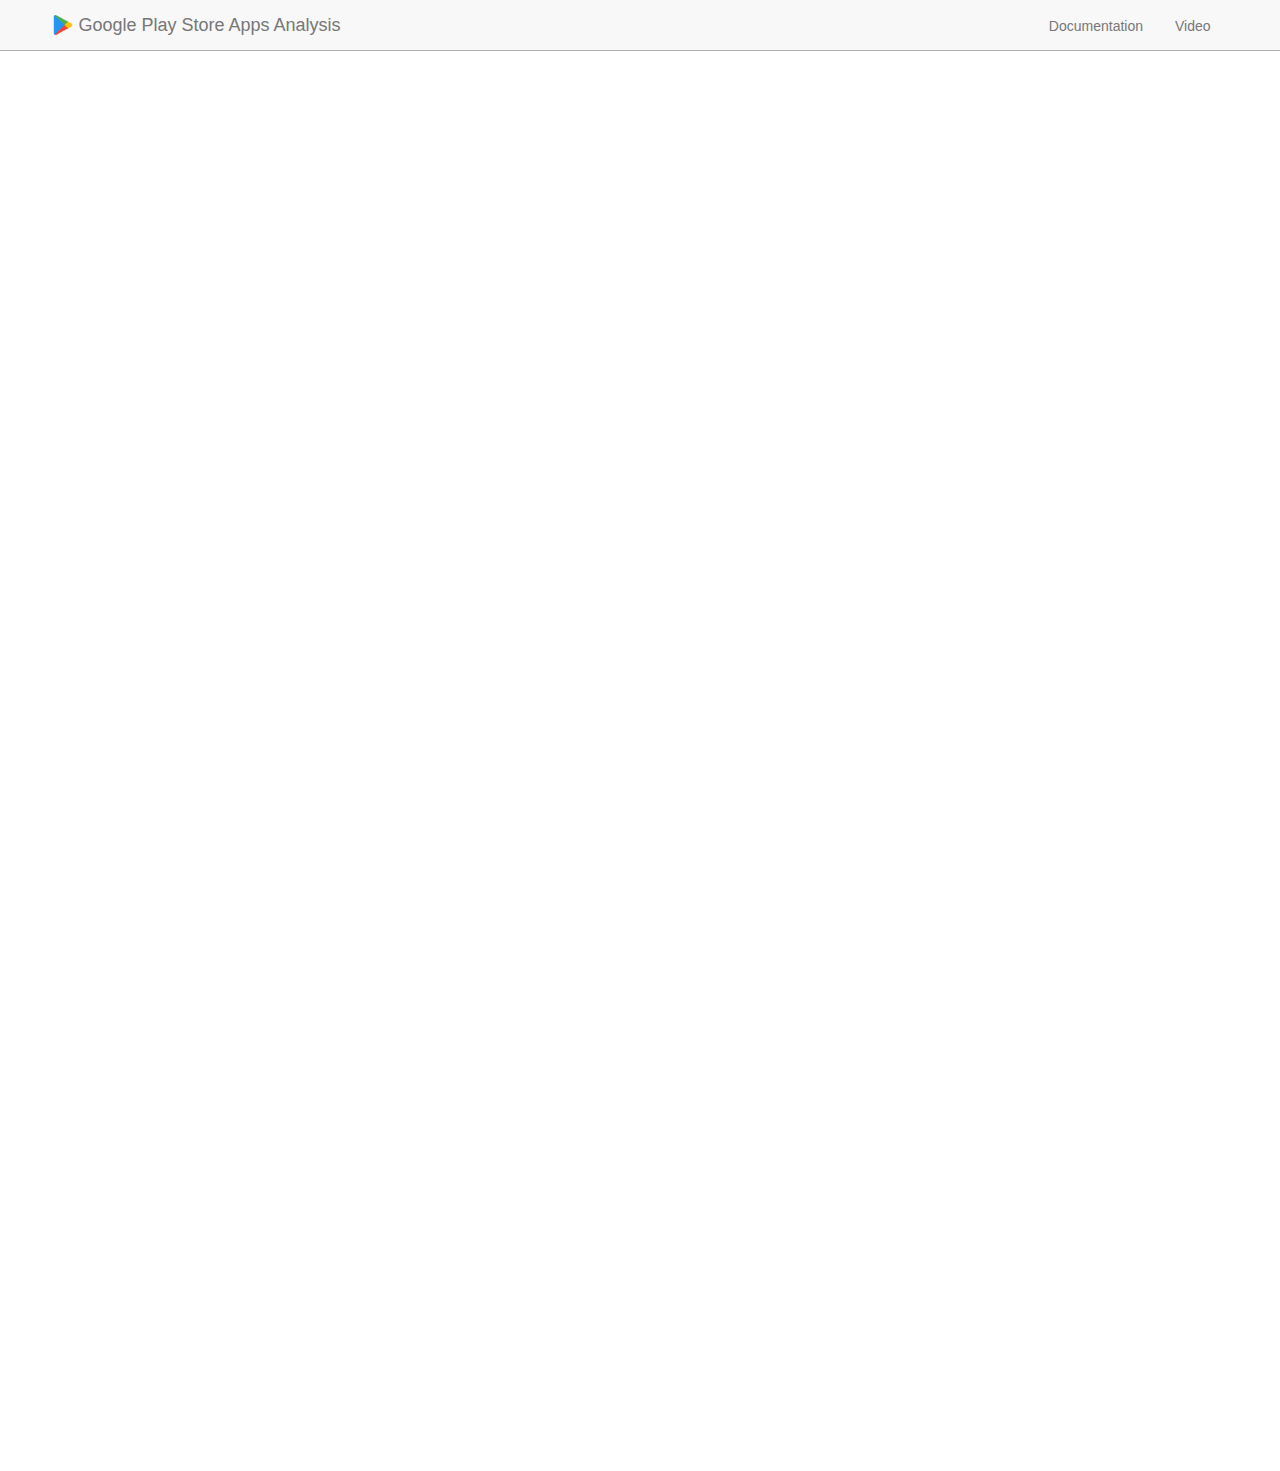
<file: index.html>
<!DOCTYPE html>
<html lang="en">

<head>
  <meta charset="utf-8" />
  <meta name="viewport" content="width=device-width, initial-scale=1.0" />
  <meta name="description"
    content="Google play store and app store have millions of downloads every day and to help users identify the apps they are looking for among the thousands of apps present, we wanted to develop a Power Bi visualization that details and presents various options giving the user a chance to filter in the apps as per their requirements.">
  <meta name="author" content="Balaji Solanki">

  <meta property="og:title" content="Visualization Poject 2 - Google Play Store Apps Analysis" />
  <meta property="og:description"
    content="Google play store and app store have millions of downloads every day and to help users identify the apps they are looking for among the thousands of apps present, we wanted to develop a Power Bi visualization that details and presents various options giving the user a chance to filter in the apps as per their requirements." />
  <meta property="og:image" content="img/google-play.png" />

  <link rel="icon" type="image/png" sizes="16x16" href="img/google-play.png">
  <title>Visualization Poject 2 - Google Play Store Apps Analysis</title>

  <link rel="stylesheet" href="https://cdn.jsdelivr.net/npm/bootstrap@3.4.1/dist/css/bootstrap.min.css"
  integrity="sha384-HSMxcRTRxnN+Bdg0JdbxYKrThecOKuH5zCYotlSAcp1+c8xmyTe9GYg1l9a69psu" crossorigin="anonymous">
<link rel="stylesheet" href="css/site.css" />
</head>

<body>
  <header>
    <nav class="navbar navbar-default">
      <div class="container">

        <!-- Brand and toggle get grouped for better mobile display -->
        <div class="navbar-header">
          <button type="button" class="navbar-toggle collapsed" data-toggle="collapse"
            data-target="#bs-example-navbar-collapse-1" aria-expanded="false">
            <span class="sr-only">Toggle navigation</span>
            <span class="icon-bar"></span>
            <span class="icon-bar"></span>
            <span class="icon-bar"></span>
          </button>
          <a class="navbar-brand" href="#"><img src="img/google-play.png" class="brand-logo" />Google Play Store Apps Analysis</a>
        </div>

        <!-- Collect the nav links, forms, and other content for toggling -->
        <div class="collapse navbar-collapse" id="bs-example-navbar-collapse-1">
          <ul class="nav navbar-nav navbar-right">
            <li><a href="documentation.html">Documentation</a></li>
            <li><a href="video.html">Video</a></li>
          </ul>
        </div>
      </div>
  </header>
  <div class="container">
    <main role="main" class="pb-3">
      <div class="row flex">
        <iframe title="VisualizationProject" width="100%" height="1400"
          src="https://app.powerbi.com/view?r=eyJrIjoiOTQzZDg3OTUtNTllMC00OGEzLThiNTMtZWY1OWRlMjI5ZmVmIiwidCI6IjA1NGYwYzUwLWIxMjMtNDdkZS1iOGRhLWUyMmZiZmM4MmM1ZSJ9"
          frameborder="0" allowFullScreen="true"></iframe>
      </div>
    </main>
  </div>

  <script src="https://code.jquery.com/jquery-3.6.1.min.js"
  integrity="sha256-o88AwQnZB+VDvE9tvIXrMQaPlFFSUTR+nldQm1LuPXQ=" crossorigin="anonymous"></script>
<script src="https://cdn.jsdelivr.net/npm/bootstrap@3.4.1/dist/js/bootstrap.min.js"
  integrity="sha384-aJ21OjlMXNL5UyIl/XNwTMqvzeRMZH2w8c5cRVpzpU8Y5bApTppSuUkhZXN0VxHd"
  crossorigin="anonymous"></script>
</body>

</html>
</file>
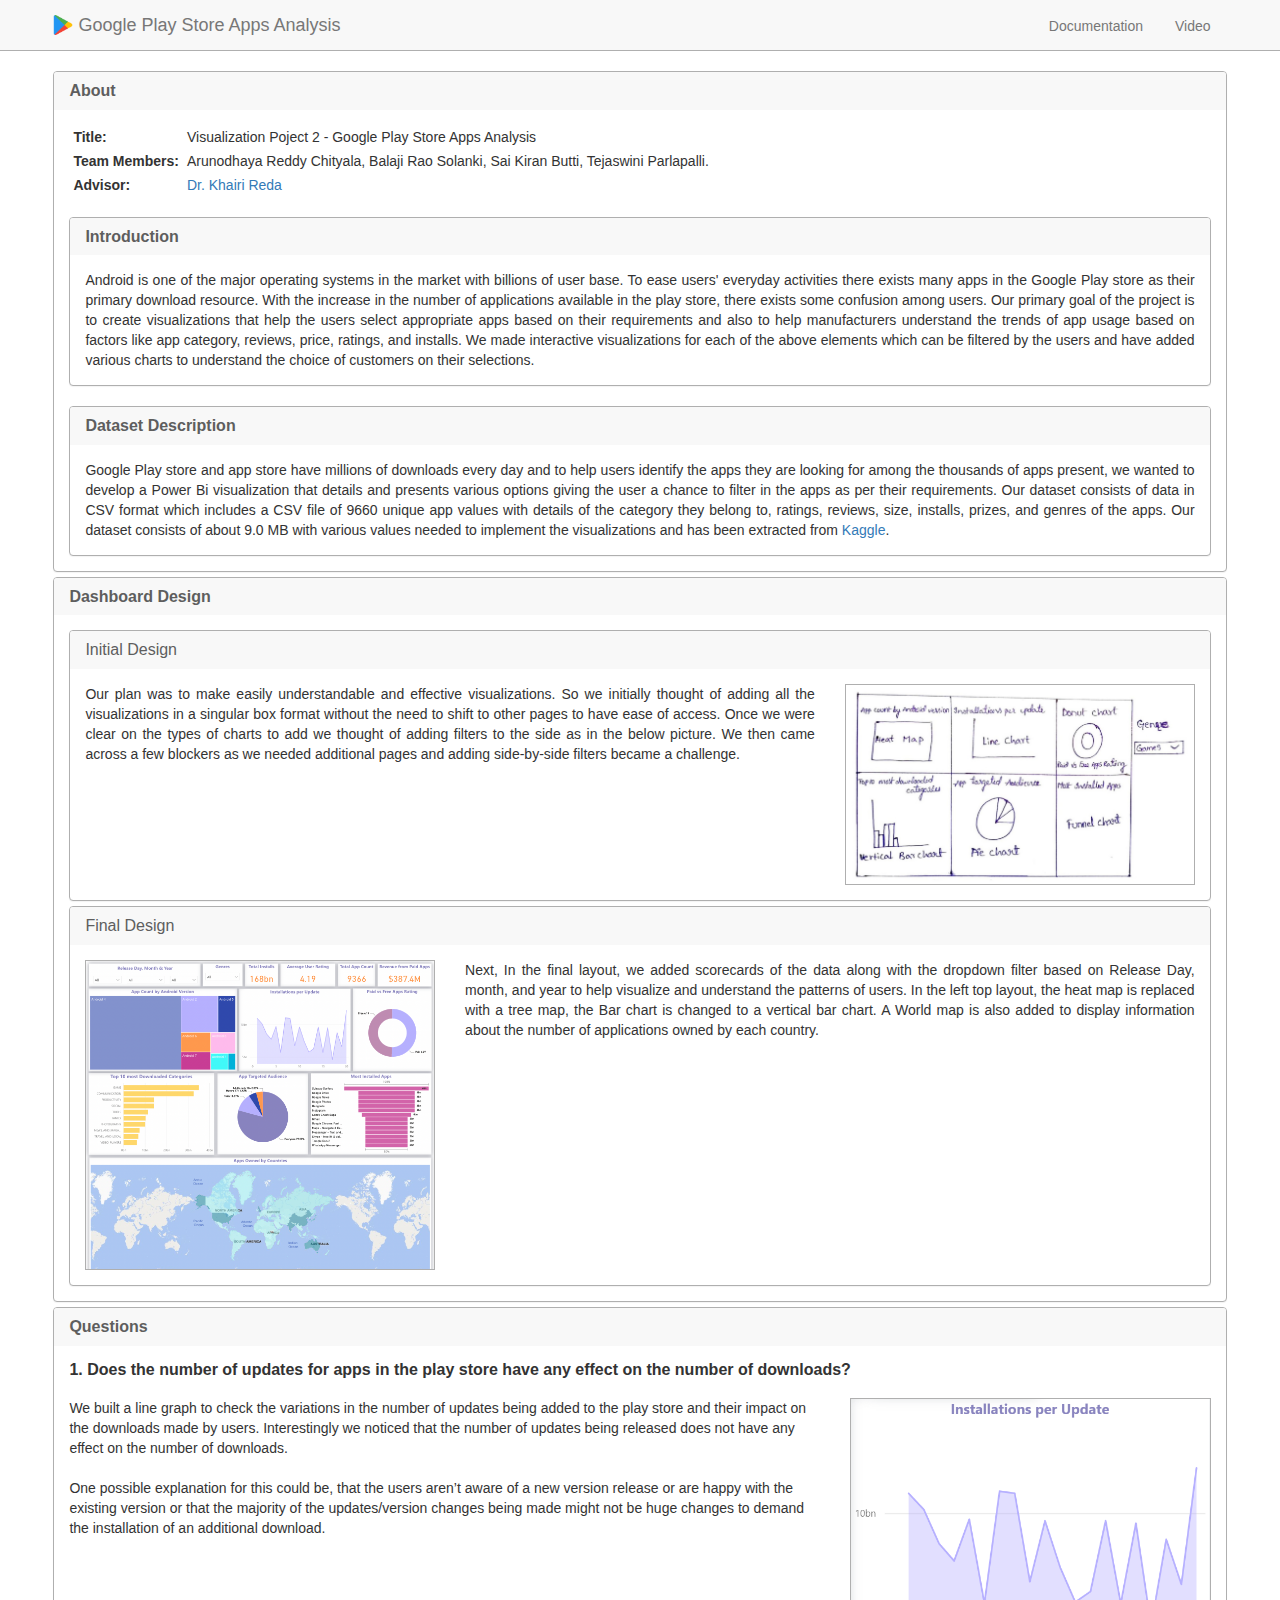
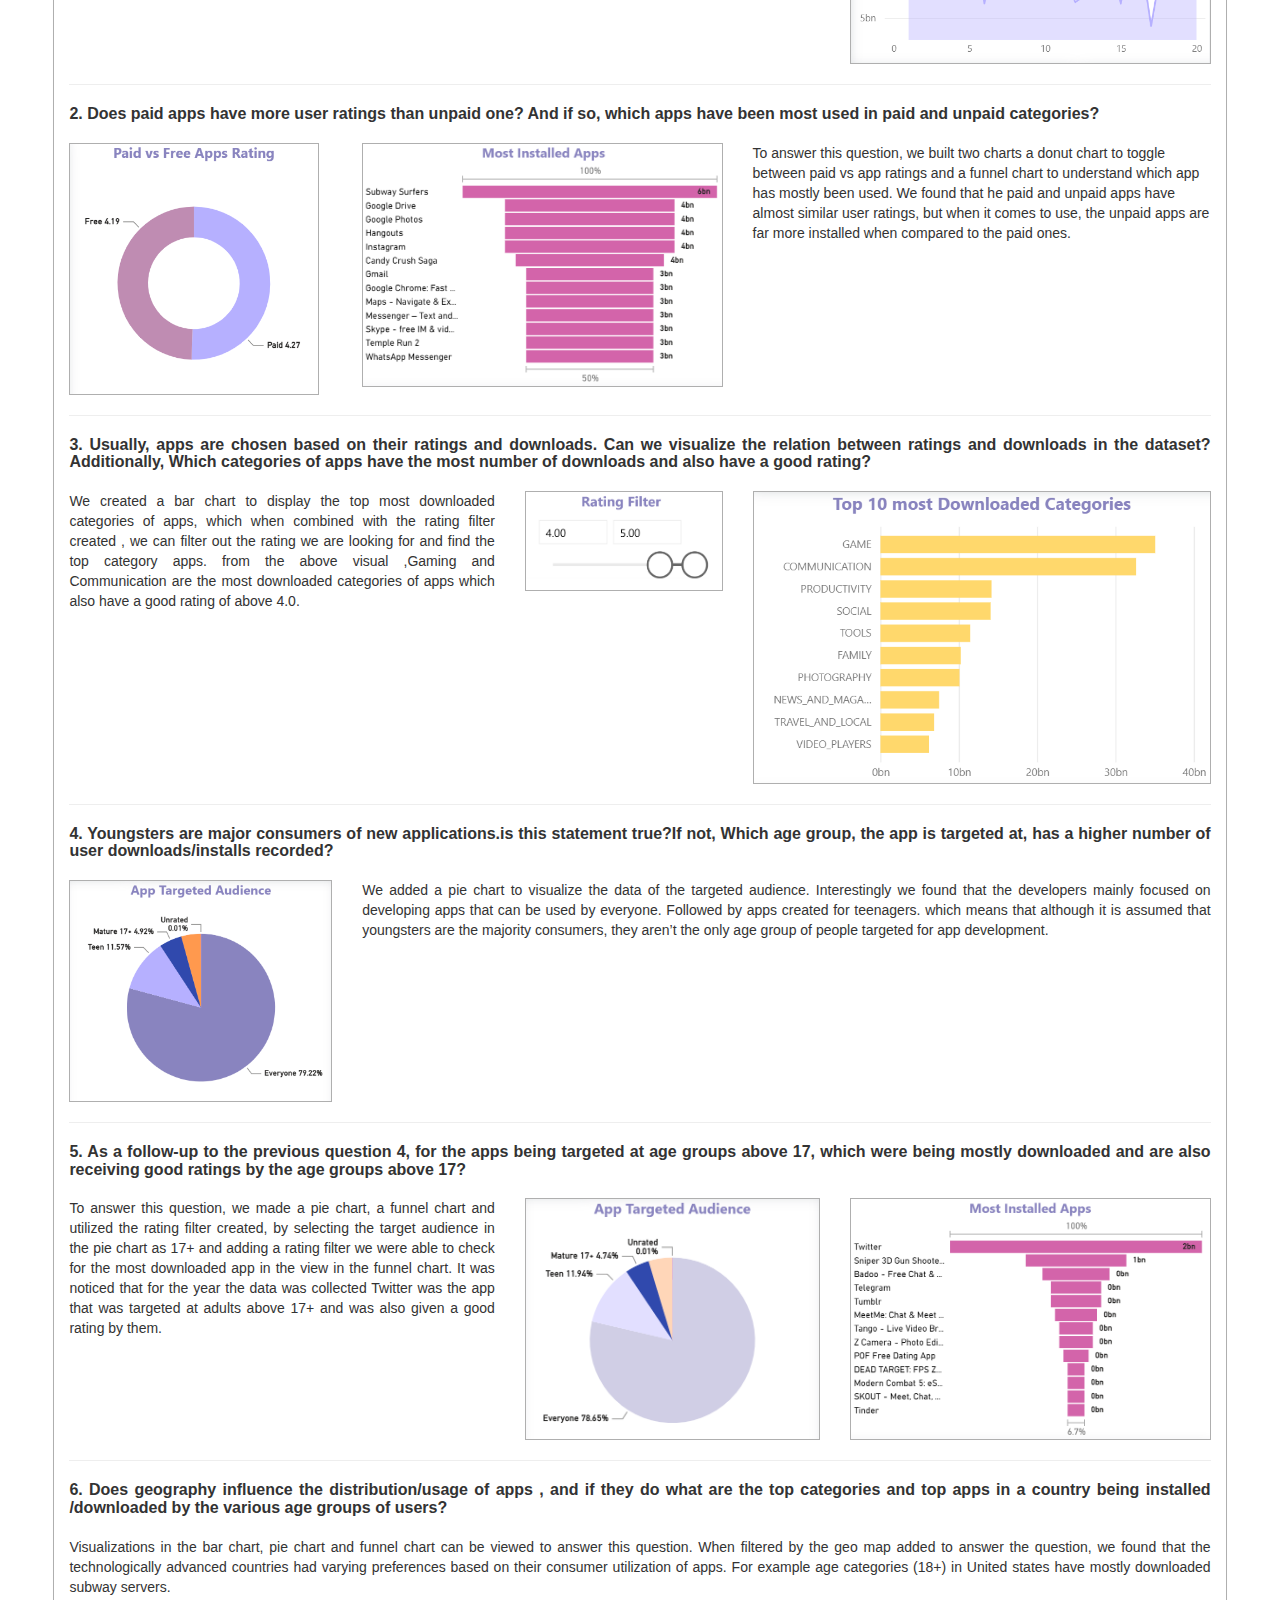
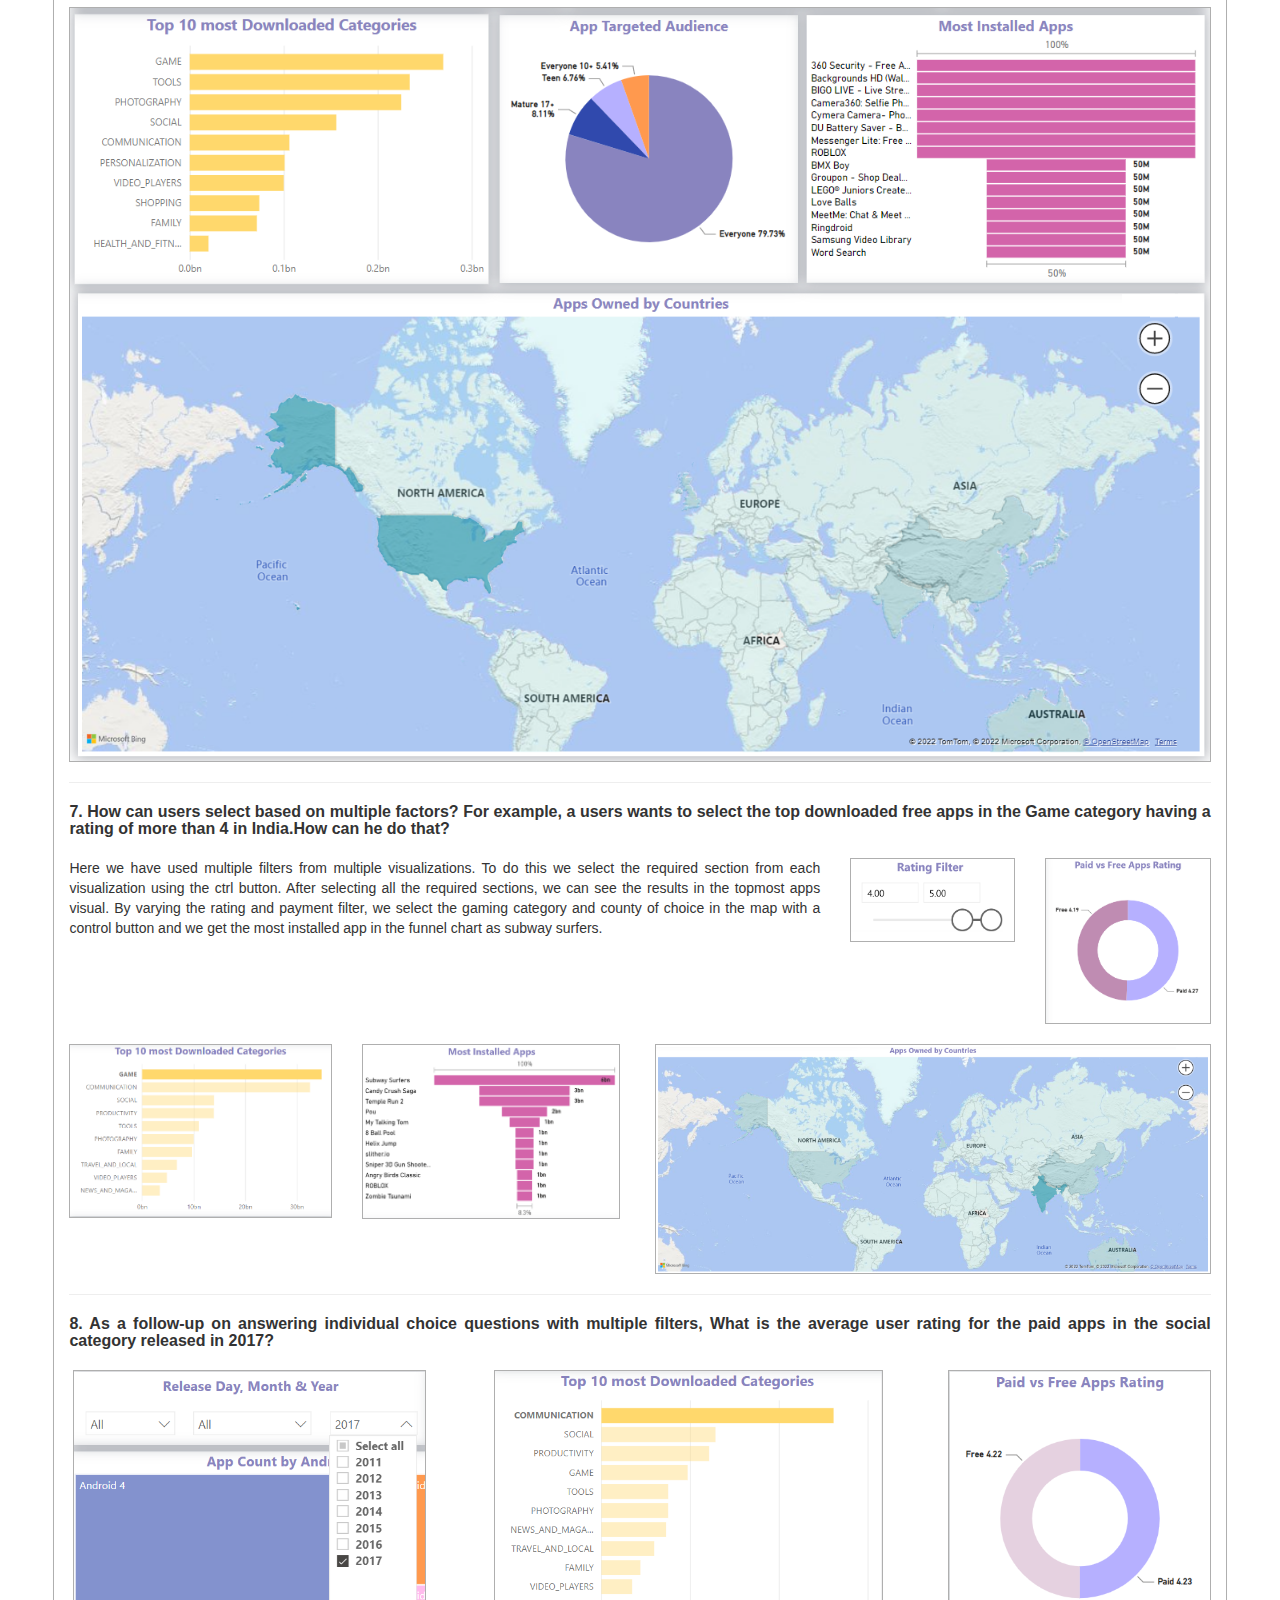
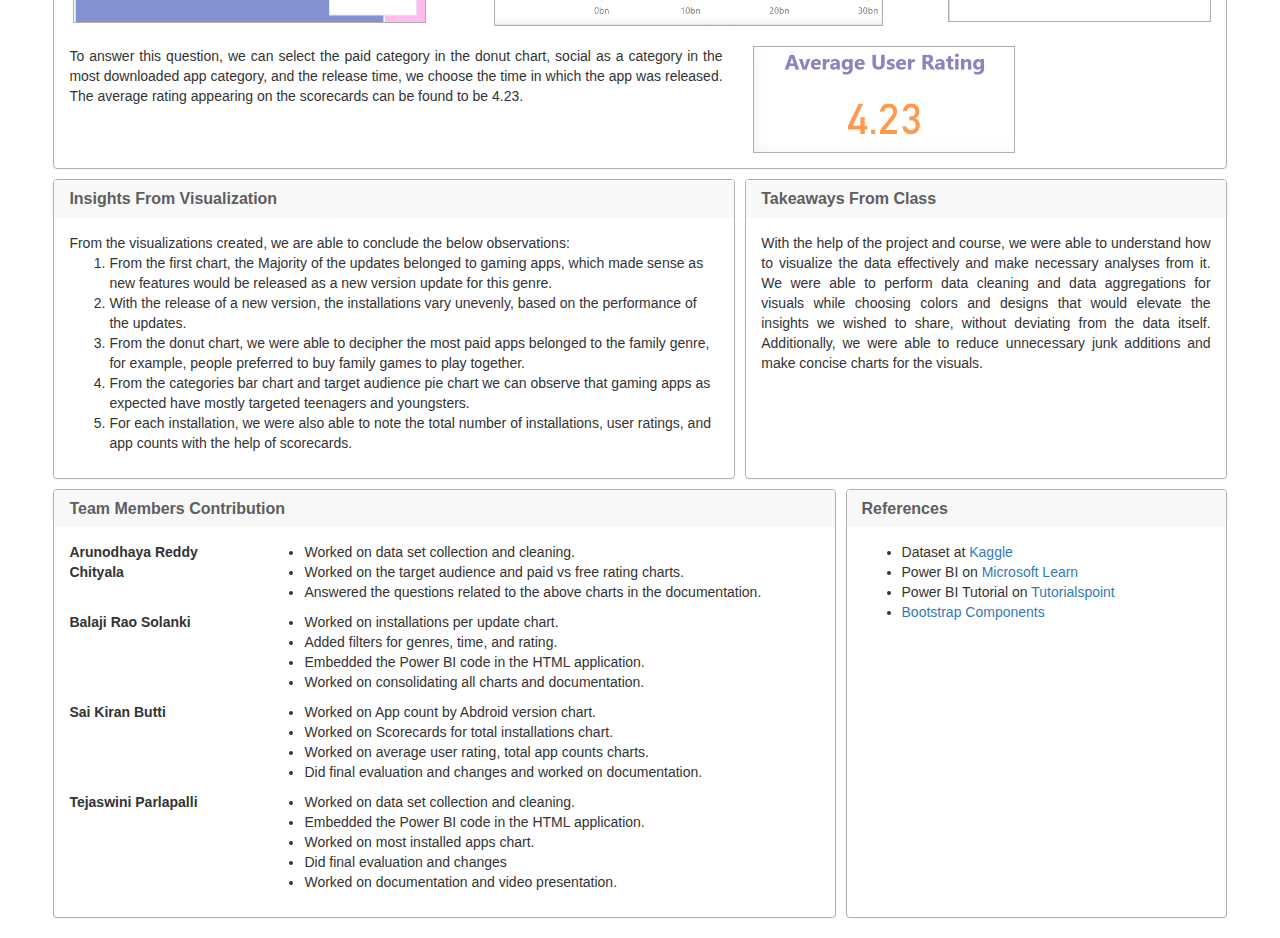
<file: documentation.html>
<!DOCTYPE html>
<html lang="en">

<head>
  <meta charset="utf-8" />
  <meta name="viewport" content="width=device-width, initial-scale=1.0" />
  <meta name="description"
    content="Google play store and app store have millions of downloads every day and to help users identify the apps they are looking for among the thousands of apps present, we wanted to develop a Power Bi visualization that details and presents various options giving the user a chance to filter in the apps as per their requirements.">
  <meta name="author" content="Balaji Solanki">

  <meta property="og:title" content="Visualization Poject 2 - Google Play Store Apps Analysis" />
  <meta property="og:description"
    content="Google play store and app store have millions of downloads every day and to help users identify the apps they are looking for among the thousands of apps present, we wanted to develop a Power Bi visualization that details and presents various options giving the user a chance to filter in the apps as per their requirements." />
  <meta property="og:image" content="img/google-play.png" />

  <link rel="icon" type="image/png" sizes="16x16" href="img/google-play.png">
  <title>Visualization Poject 2 - Google Play Store Apps Analysis</title>

  <link rel="stylesheet" href="https://cdn.jsdelivr.net/npm/bootstrap@3.4.1/dist/css/bootstrap.min.css"
    integrity="sha384-HSMxcRTRxnN+Bdg0JdbxYKrThecOKuH5zCYotlSAcp1+c8xmyTe9GYg1l9a69psu" crossorigin="anonymous">
  <link rel="stylesheet" href="css/site.css" />
</head>

<body>
  <header>
    <nav class="navbar navbar-default">
      <div class="container">

        <!-- Brand and toggle get grouped for better mobile display -->
        <div class="navbar-header">
          <button type="button" class="navbar-toggle collapsed" data-toggle="collapse"
            data-target="#bs-example-navbar-collapse-1" aria-expanded="false">
            <span class="sr-only">Toggle navigation</span>
            <span class="icon-bar"></span>
            <span class="icon-bar"></span>
            <span class="icon-bar"></span>
          </button>
          <a class="navbar-brand" href="index.html"><img src="img/google-play.png" class="brand-logo" />Google Play
            Store Apps
            Analysis</a>
        </div>

        <!-- Collect the nav links, forms, and other content for toggling -->
        <div class="collapse navbar-collapse" id="bs-example-navbar-collapse-1">
          <ul class="nav navbar-nav navbar-right">
            <li><a href="">Documentation</a></li>
            <li><a href="video.html">Video</a></li>
          </ul>
        </div>
      </div>
  </header>

  <div class="container">
    <main role="main" class="pb-3">
      <div class="panel-group" id="accordion" role="tablist" aria-multiselectable="true">
        <div class="panel panel-info custom-panel">
          <div class="panel-heading">
            <h3 class="panel-title bold-text">About</h3>
          </div>
          <div class="panel-body">
            <table class="spaced-table">
              <tr>
                <td>Title:</td>
                <td>Visualization Poject 2 - Google Play Store Apps Analysis</td>
              </tr>
              <tr>
                <td>Team Members:</td>
                <td>Arunodhaya Reddy Chityala, Balaji Rao Solanki, Sai Kiran Butti, Tejaswini Parlapalli.</td>
              </tr>
              <tr>
                <td>Advisor:</td>
                <td><a href="https://soic.iupui.edu/people/khairi-reda" target="_blank">Dr. Khairi Reda</a></td>
              </tr>
            </table>
            <br>

            <div class="panel panel-info custom-panel">
              <div class="panel-heading">
                <h3 class="panel-title bold-text">Introduction</h3>
              </div>
              <div class="panel-body justify-text">
                Android is one of the major operating systems in the market with billions of user base. To ease users'
                everyday activities there exists many apps in the Google Play store as their primary download resource.
                With the increase in the number of applications available in the play store, there exists some confusion
                among users. Our primary goal of the project is to create visualizations that help the users select
                appropriate apps based on their requirements and also to help manufacturers understand the trends of app
                usage based on factors like app category, reviews, price, ratings, and installs. We made interactive
                visualizations for each of the above elements which can be filtered by the users and have added various
                charts to understand the choice of customers on their selections.
              </div>
            </div>
            <br>
            <div class="panel panel-info custom-panel">
              <div class="panel-heading">
                <h3 class="panel-title bold-text">Dataset Description</h3>
              </div>
              <div class="panel-body justify-text">
                Google Play store and app store have millions of downloads every day and to help users identify the apps
                they are looking for among the thousands of apps present, we wanted to develop a Power Bi visualization
                that details and presents various options giving the user a chance to filter in the apps as per their
                requirements. Our dataset consists of data in CSV format which includes a CSV file of 9660 unique app
                values with details of the category they belong to, ratings, reviews, size, installs, prizes, and genres
                of the apps. Our dataset consists of about 9.0 MB with various values needed to implement the
                visualizations and has been extracted from <a
                  href="https://www.kaggle.com/datasets/lava18/google-play-store-apps">Kaggle</a>.
              </div>
            </div>
          </div>
        </div>

        <div class="panel panel-info custom-panel">
          <div class="panel-heading">
            <h3 class="panel-title bold-text">Dashboard Design</h3>
          </div>
          <div class="panel-body">

            <div class="panel panel-info custom-panel">
              <div class="panel-heading">
                <h3 class="panel-title">Initial Design</h3>
              </div>
              <div class="panel-body">
                <div class="row">
                  <div class="col-lg-8 col-md-7 justify-text">
                    Our plan was to make easily understandable and effective visualizations. So we initially thought of
                    adding all the visualizations in a singular box format without the need to shift to other pages to
                    have ease of access. Once we were clear on the types of charts to add we thought of adding filters
                    to the side as in the below picture. We then came across a few blockers as we needed additional
                    pages and adding side-by-side filters became a challenge.
                  </div>
                  <div class="col-lg-4 col-md-5">
                    <img class="doc-img" src="img/documentation/scratch_work2.jpeg"
                      alt="Scratch work for the design process" width="100%" />
                  </div>
                </div>
              </div>
            </div>

            <div class="panel panel-info custom-panel">
              <div class="panel-heading">
                <h3 class="panel-title">Final Design</h3>
              </div>
              <div class="panel-body">
                <div class="row">
                  <div class="col-lg-4 col-md-5">
                    <img class="doc-img" src="img/documentation/final-dashboard.png"
                      alt="Scratch work for the design process" width="100%" />
                  </div>
                  <div class="col-lg-8 col-md-7 justify-text">
                    Next, In the final layout, we added scorecards of the data along with the dropdown filter based on
                    Release Day, month, and year to help visualize and understand the patterns of users. In the left top
                    layout, the heat map is replaced with a tree map, the Bar chart is changed to a vertical bar chart.
                    A World map is also added to display information about the number of applications owned by each
                    country.
                  </div>
                </div>
              </div>
            </div>

          </div>
        </div>

        <div class="panel panel-info custom-panel">
          <div class="panel-heading">
            <h3 class="panel-title bold-text">Questions</h3>
          </div>
          <div class="panel-body">
            <h3 class="panel-title bold-text justify-text">1. Does the number of updates for apps in the play store
              have any
              effect on the number of downloads?</h3>
            <br>
            <div class="row">
              <div class="col-lg-8 col-md-8">
                We built a line graph to check the variations in the number of updates being added to the play store and
                their impact on the downloads made by users. Interestingly we noticed that the number of updates being
                released does not have any effect on the number of downloads.
                <br>
                <br>
                One possible explanation for this could be, that the users aren’t aware of a new version release or are
                happy with the existing version or that the majority of the updates/version changes being made might not
                be huge changes to demand the installation of an additional download.
              </div>
              <div class="col-lg-4 col-md-4">
                <img src="img/documentation/installations-per-update.png" class="doc-img" width="100%" />
              </div>
            </div>
            <hr>

            <h3 class="panel-title bold-text justify-text">2. Does paid apps have more user ratings than unpaid one?
              And if so, which apps have been most used in paid and unpaid categories?</h3>
            <br>
            <div class="row">
              <div class="col-lg-3 col-md-3">
                <img src="img/documentation/paid-vs-free-apps.png" class="doc-img" width="95%" height="95%" />
              </div>
              <div class="col-lg-4 col-md-4">
                <img src="img/documentation/most-installed-apps.png" class="doc-img" width="100%" />
              </div>
              <div class="col-lg-5 col-md-5">
                To answer this question, we built two charts a donut chart to toggle between paid vs app ratings and a
                funnel chart to understand which app has mostly been used. We found that he paid and unpaid apps have
                almost similar user ratings, but when it comes to use, the unpaid apps are far more installed when
                compared to the paid ones.
              </div>
            </div>
            <hr>

            <h3 class="panel-title bold-text justify-text">
              3. Usually, apps are chosen based on their ratings and downloads. Can we visualize the relation
              between ratings and downloads in the dataset? Additionally, Which categories of apps have the most
              number of downloads and also have a good rating?
            </h3>
            <br>
            <div class="row">
              <div class="col-lg-7 col-md-7">
                <div class="row">
                  <div class="col-lg-8 col-md-8 justify-text">
                    We created a bar chart to display the top most downloaded categories of apps, which when combined
                    with the rating filter created , we can filter out the rating we are looking for and find the top
                    category apps. from the above visual ,Gaming and Communication are the most downloaded categories of
                    apps which also have a good rating of above 4.0.
                  </div>
                  <div class="col-lg-4 col-md-4">
                    <img src="img/documentation/rating-filter.png" class="doc-img" width="100%" />
                  </div>
                </div>
              </div>
              <div class="col-lg-5 col-md-5">
                <img src="img/documentation/most-downloaded-categories.png" class="doc-img" width="100%"
                  />
              </div>
            </div>
            <hr>

            <h3 class="panel-title bold-text justify-text">
              4. Youngsters are major consumers of new applications.is this statement true?If not, Which age group, the
              app is targeted at, has a higher number of user downloads/installs recorded?
            </h3>
            <br>
            <div class="row">
              <div class="col-lg-3 col-md-3">
                <img src="img/documentation/target-audience.png" class="doc-img" width="100%" />
              </div>
              <div class="col-lg-9 col-md-9 justify-text">
                We added a pie chart to visualize the data of the targeted audience. Interestingly we found that the
                developers mainly focused on developing apps that can be used by everyone. Followed by apps created for
                teenagers. which means that although it is assumed that youngsters are the majority consumers, they
                aren’t the only age group of people targeted for app development.
              </div>
            </div>
            <hr>

            <h3 class="panel-title bold-text justify-text">
              5. As a follow-up to the previous question 4, for the apps being targeted at age groups above 17, which
              were being mostly downloaded and are also receiving good ratings by the age groups above 17?
            </h3>
            <br>
            <div class="row">
              <div class="col-lg-8 col-md-7 justify-text">
                <div class="row">
                  <div class="col-lg-7 col-md-7 justify-text">
                    To answer this question, we made a pie chart, a funnel chart and utilized the rating filter created,
                    by selecting the target audience in the pie chart as 17+ and adding a rating filter we were able to
                    check for the most downloaded app in the view in the funnel chart. It was noticed that for the year
                    the data was collected Twitter was the app that was targeted at adults above 17+ and was also given
                    a good rating by them.
                  </div>
                  <div class="col-lg-5 col-md-5">
                    <img src="img/documentation/target-audience-selected.png" class="doc-img" width="100%" />
                  </div>
                </div>
              </div>
              <div class="col-lg-4 col-md-5">
                <img src="img/documentation/most-installed-apps-selected.png" class="doc-img" width="100%" />
              </div>
            </div>
            <hr>

            <h3 class="panel-title bold-text justify-text">
              6. Does geography influence the distribution/usage of apps , and if they do what are the top categories
              and top apps in a country being installed /downloaded by the various age groups of users?
            </h3>
            <br>
            <div class="justify-text">
              Visualizations in the bar chart, pie chart and funnel chart can be viewed to answer this question. When
              filtered by the geo map added to answer the question, we found that the technologically advanced countries
              had varying preferences based on their consumer utilization of apps. For example age categories (18+) in
              United states have mostly downloaded subway servers.
            </div>
            <div style="margin-top: 10px;">
              <img src="img/documentation/world-map.png" class="doc-img" width="100%" />
            </div>
            <hr>

            <h3 class="panel-title bold-text justify-text">
              7. How can users select based on multiple factors? For example, a users wants to select the top downloaded
              free apps in the Game category having a rating of more than 4 in India.How can he do that?
            </h3>
            <br>
            <div class="row">
              <div class="col-lg-8 col-md-6 justify-text">
                Here we have used multiple filters from multiple visualizations. To do this we select the required
                section from each visualization using the ctrl button. After selecting all the required sections, we can
                see the results in the topmost apps visual. By varying the rating and payment filter, we select the
                gaming category and county of choice in the map with a control button and we get the most installed app
                in the funnel chart as subway surfers.
              </div>
              <div class="col-lg-2 col-md-3">
                <img src="img/documentation/rating-filter.png" class="doc-img" width="100%" />
              </div>
              <div class="col-lg-2 col-md-3">
                <img src="img/documentation/paid-vs-free-apps.png" class="doc-img" width="100%" />
              </div>
            </div>
            <br>
            <div class="row">
              <div class="col-lg-3 col-md-3">
                <img src="img/documentation/most-downloaded-categories-selected.png" class="doc-img" width="100%" />
              </div>
              <div class="col-lg-3 col-md-3">
                <img src="img/documentation/most-installed-apps-games.png" class="doc-img" width="98%" />
              </div>
              <div class="col-lg-6 col-md-6">
                <img src="img/documentation/world-map-selected.png" class="doc-img" width="100%" />
              </div>
            </div>
            <hr>

            <h3 class="panel-title bold-text justify-text">
              8. As a follow-up on answering individual choice questions with multiple filters, What is the average user rating for the paid apps in the social category released in 2017?
            </h3>
            <br>
            <div class="row">
              <div class="col-lg-4 col-md-3" style="text-align: center;">
                <img src="img/documentation/year-filter.png" class="doc-img" width="98%" />
              </div>
              <div class="col-lg-5 col-md-3" style="text-align: center;">
                <img src="img/documentation/most-downloaded-categories-comm.png" class="doc-img" width="85%" />
              </div>
              <div class="col-lg-3 col-md-6">
                <img src="img/documentation/paid-vs-free-filtered.png" class="doc-img" width="100%" />
              </div>
            </div>
            <br>
            <div class="row">
              <div class="col-lg-7 col-md-6 justify-text">
                To answer this question, we can select the paid category in the donut chart, social as a category in the most downloaded app category, and the release time, we choose the time in which the app was released. The average rating appearing on the scorecards can be found to be 4.23.
              </div>
              <div class="col-lg-3 col-md-4">
                <img src="img/documentation/avg-user-rating.png" class="doc-img" width="100%" />
              </div>
            </div>

          </div>
        </div>

        <div class="row flex isolate-row">
          <div class="col-md-7 flex" style="padding-right: 5px;">
            <div class="panel panel-info custom-panel">
              <div class="panel-heading">
                <h3 class="panel-title bold-text">Insights From Visualization</h3>
              </div>
              <div class="panel-body">
                From the visualizations created, we are able to conclude the below observations:
                <ol>
                  <li>From the first chart, the Majority of the updates belonged to gaming apps, which made sense as new
                    features would be released as a new version update for this genre.</li>
                  <li>With the release of a new version, the installations vary unevenly, based on the performance of
                    the updates.</li>
                  <li>From the donut chart, we were able to decipher the most paid apps belonged to the family genre,
                    for example, people preferred to buy family games to play together.</li>
                  <li>From the categories bar chart and target audience pie chart we can observe that gaming apps as
                    expected have mostly targeted teenagers and youngsters.</li>
                  <li>For each installation, we were also able to note the total number of installations, user ratings,
                    and app counts with the help of scorecards.</li>
                </ol>
              </div>
            </div>
          </div>
          <div class="col-md-5 flex" style="padding-left: 5px;">
            <div class="panel panel-info custom-panel">
              <div class="panel-heading">
                <h3 class="panel-title bold-text">Takeaways From Class</h3>
              </div>
              <div class="panel-body justify-text">
                With the help of the project and course, we were able to understand how to visualize the data
                effectively and make necessary analyses from it. We were able to perform data cleaning and data
                aggregations for visuals while choosing colors and designs that would elevate the insights we wished to
                share, without deviating from the data itself. Additionally, we were able to reduce unnecessary junk
                additions and make concise charts for the visuals.
              </div>
            </div>
          </div>
        </div>

        <div class="row flex isolate-row">
          <div class="col-md-8 flex" style="padding-right: 5px;">
            <div class="panel panel-info custom-panel">
              <div class="panel-heading">
                <h3 class="panel-title bold-text">Team Members Contribution</h3>
              </div>
              <div class="panel-body">
                <div class="row">
                  <div class="col-lg-3 bold-text">Arunodhaya Reddy Chityala</div>
                  <div class="col-lg-9">
                    <ul>
                      <li>Worked on data set collection and cleaning.</li>
                      <li>Worked on the target audience and paid vs free rating charts.</li>
                      <li>Answered the questions related to the above charts in the documentation.</li>
                    </ul>
                  </div>
                </div>
                <div class="row">
                  <div class="col-lg-3 bold-text">Balaji Rao Solanki</div>
                  <div class="col-lg-9">
                    <ul>
                      <li>Worked on installations per update chart.</li>
                      <li>Added filters for genres, time, and rating.</li>
                      <li>Embedded the Power BI code in the HTML application.</li>
                      <li>Worked on consolidating all charts and documentation.</li>
                    </ul>
                  </div>
                </div>
                <div class="row">
                  <div class="col-lg-3 bold-text">Sai Kiran Butti</div>
                  <div class="col-lg-9">
                    <ul>
                      <li>Worked on App count by Abdroid version chart.</li>
                      <li>Worked on Scorecards for total installations chart.</li>
                      <li>Worked on average user rating, total app counts charts.</li>
                      <li>Did final evaluation and changes and worked on documentation.</li>
                    </ul>
                  </div>
                </div>
                <div class="row">
                  <div class="col-lg-3 bold-text">Tejaswini Parlapalli</div>
                  <div class="col-lg-9">
                    <ul>
                      <li>Worked on data set collection and cleaning.</li>
                      <li>Embedded the Power BI code in the HTML application.</li>
                      <li>Worked on most installed apps chart.</li>
                      <li>Did final evaluation and changes</li>
                      <li>Worked on documentation and video presentation.</li>
                    </ul>
                  </div>
                </div>
              </div>
            </div>
          </div>
          <div class="col-md-4 flex" style="padding-left: 5px;">

            <div class="panel panel-info custom-panel">
              <div class="panel-heading">
                <h3 class="panel-title bold-text">References</h3>
              </div>
              <div class="panel-body">
                <ul>
                  <li>Dataset at <a href="https://www.kaggle.com/datasets/lava18/google-play-store-apps">Kaggle</a></li>
                  <li>
                    Power BI on <a href="https://learn.microsoft.com/en-us/training/powerplatform/power-bi">Microsoft
                      Learn</a>
                  </li>
                  <li>
                    Power BI Tutorial on <a href="https://www.tutorialspoint.com/power_bi/index.htm">Tutorialspoint</a>
                  </li>
                  <li>
                    <a href="https://getbootstrap.com/docs/3.4/components">Bootstrap Components</a>
                  </li>
                </ul>
              </div>
            </div>
          </div>
        </div>
      </div>
    </main>
  </div>

  <script src="https://code.jquery.com/jquery-3.6.1.min.js"
    integrity="sha256-o88AwQnZB+VDvE9tvIXrMQaPlFFSUTR+nldQm1LuPXQ=" crossorigin="anonymous"></script>
  <script src="https://cdn.jsdelivr.net/npm/bootstrap@3.4.1/dist/js/bootstrap.min.js"
    integrity="sha384-aJ21OjlMXNL5UyIl/XNwTMqvzeRMZH2w8c5cRVpzpU8Y5bApTppSuUkhZXN0VxHd"
    crossorigin="anonymous"></script>
</body>

</html>
</file>
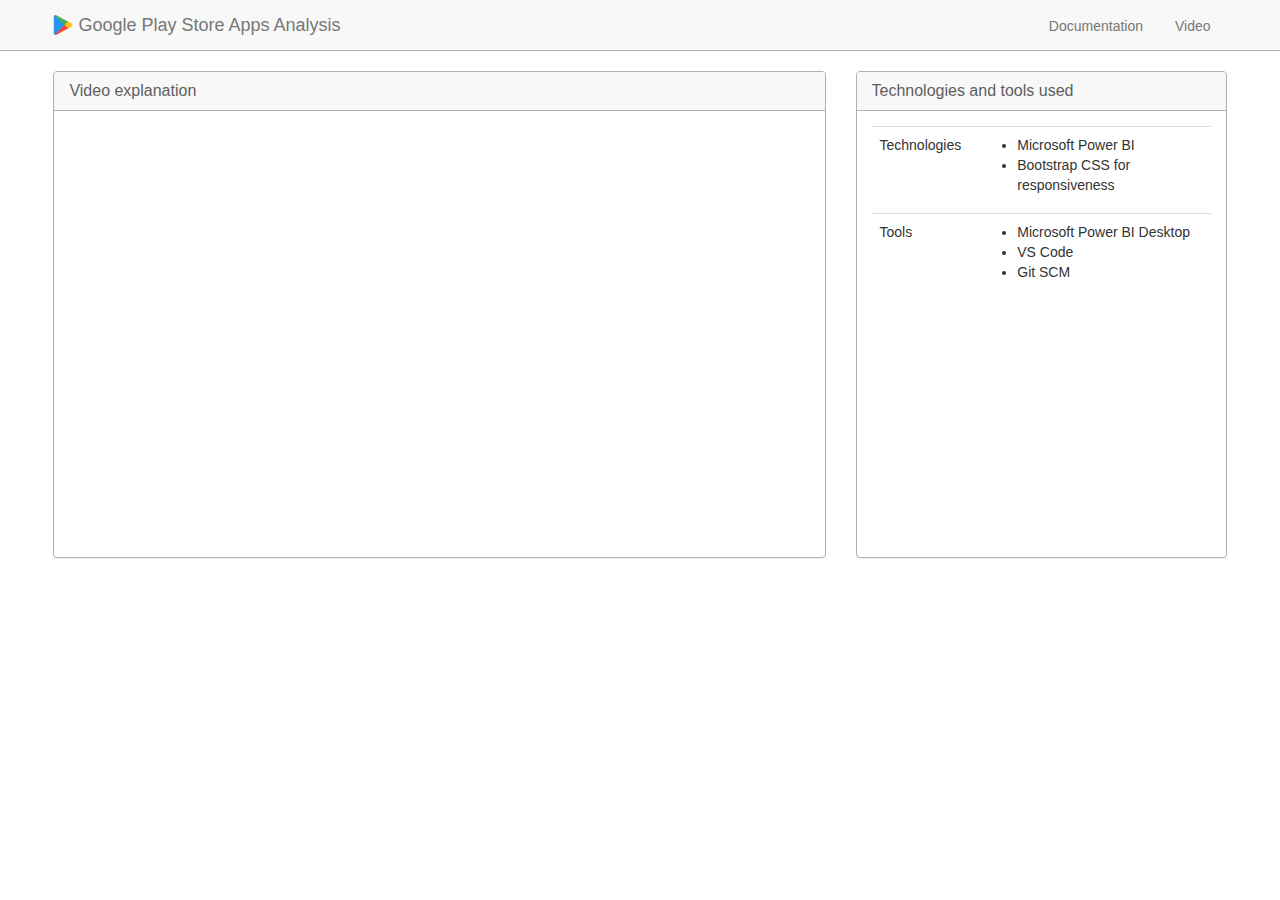
<file: video.html>
<!DOCTYPE html>
<html lang="en">

<head>
  <meta charset="utf-8" />
  <meta name="viewport" content="width=device-width, initial-scale=1.0" />
  <meta name="description"
    content="Google play store and app store have millions of downloads every day and to help users identify the apps they are looking for among the thousands of apps present, we wanted to develop a Power Bi visualization that details and presents various options giving the user a chance to filter in the apps as per their requirements.">
  <meta name="author" content="Balaji Solanki">

  <meta property="og:title" content="Visualization Poject 2 - Google Play Store Apps Analysis" />
  <meta property="og:description"
    content="Google play store and app store have millions of downloads every day and to help users identify the apps they are looking for among the thousands of apps present, we wanted to develop a Power Bi visualization that details and presents various options giving the user a chance to filter in the apps as per their requirements." />
  <meta property="og:image" content="img/google-play.png" />

  <link rel="icon" type="image/png" sizes="16x16" href="img/google-play.png">
  <title>Visualization Poject 2 - Google Play Store Apps Analysis</title>

  <link rel="stylesheet" href="https://cdn.jsdelivr.net/npm/bootstrap@3.4.1/dist/css/bootstrap.min.css"
    integrity="sha384-HSMxcRTRxnN+Bdg0JdbxYKrThecOKuH5zCYotlSAcp1+c8xmyTe9GYg1l9a69psu" crossorigin="anonymous">
  <link rel="stylesheet" href="css/site.css" />
</head>

<body>
  <header>
    <nav class="navbar navbar-default">
      <div class="container">

        <!-- Brand and toggle get grouped for better mobile display -->
        <div class="navbar-header">
          <button type="button" class="navbar-toggle collapsed" data-toggle="collapse"
            data-target="#bs-example-navbar-collapse-1" aria-expanded="false">
            <span class="sr-only">Toggle navigation</span>
            <span class="icon-bar"></span>
            <span class="icon-bar"></span>
            <span class="icon-bar"></span>
          </button>
          <a class="navbar-brand" href="index.html"><img src="img/google-play.png" class="brand-logo" />Google Play Store Apps
            Analysis</a>
        </div>

        <!-- Collect the nav links, forms, and other content for toggling -->
        <div class="collapse navbar-collapse" id="bs-example-navbar-collapse-1">
          <ul class="nav navbar-nav navbar-right">
            <li><a href="documentation.html">Documentation</a></li>
            <li><a href="#">Video</a></li>
          </ul>
        </div>
      </div>
  </header>
  <div class="container">
    <main role="main" class="pb-3">
      <div class="row flex">
        <div class="col-lg-8 col-md-12 col-sm-12">
          <div class="panel panel-info custom-panel">
            <div class="panel-heading">
              <h3 class="panel-title">Video explanation</h3>
            </div>
            <div class="panel-body">
              <div class="embed-responsive embed-responsive-16by9">
                <iframe class="embed-responsive-item" src="https://www.youtube.com/embed/2Zc5-_Elgs8"
                  title="YouTube video player" frameborder="0"
                  allow="accelerometer; autoplay; clipboard-write; encrypted-media; gyroscope; picture-in-picture"
                  allowfullscreen></iframe>
              </div>
            </div>
          </div>
        </div>
        <div class="col-lg-4 col-md-12 col-sm-12 flex">
          <div class="panel panel-info custom-panel">
            <div class="panel-heading">
              <h3 class="panel-title">Technologies and tools used</h3>
            </div>
            <div class="panel-body">
              <table class="table table-responsive">
                <tr>
                  <td>Technologies</td>
                  <td>
                    <ul>
                      <li>Microsoft Power BI</li>
                      <li>Bootstrap CSS for responsiveness</li>
                    </ul>
                  </td>
                </tr>
                <tr>
                  <td>Tools</td>
                  <td>
                    <ul>
                      <li>Microsoft Power BI Desktop</li>
                      <li>VS Code</li>
                      <li>Git SCM</li>
                    </ul>
                  </td>
                </tr>
              </table>
            </div>
          </div>
        </div>
      </div>
    </main>
  </div>

  <script src="https://code.jquery.com/jquery-3.6.1.min.js"
    integrity="sha256-o88AwQnZB+VDvE9tvIXrMQaPlFFSUTR+nldQm1LuPXQ=" crossorigin="anonymous"></script>
  <script src="https://cdn.jsdelivr.net/npm/bootstrap@3.4.1/dist/js/bootstrap.min.js"
    integrity="sha384-aJ21OjlMXNL5UyIl/XNwTMqvzeRMZH2w8c5cRVpzpU8Y5bApTppSuUkhZXN0VxHd"
    crossorigin="anonymous"></script>
</body>

</html>
</file>
<file: css/site.css>
html {
    font-size: 14px;
}

@media (min-width: 1200px) {
    body .container {
        margin-left: 3vw;
        margin-right: 3vw;
        width: 94vw;
    }

    .flex {
        display: flex;
    }

    .flex .panel {
        width: -webkit-fill-available;
        ;
    }
}

@media (max-width: 1200px) {
    body .container {
        margin-left: 0%;
        margin-right: 0%;
        width: 100%;
    }

    body nav {
        margin-left: -15px;
        margin-right: -15px;
    }

    body nav .container .navbar-header {
        margin-left: 15px;
    }

    header .navbar.navbar-default {
        margin-left: 0;
        margin-right: 0;
    }

    header .navbar.navbar-default .container {
        padding-left: 0;
        padding-right: 0;
    }
}

@media (max-width: 768px) {
    html {
        font-size: 16px;
    }

    body nav .container .navbar-header {
        margin-left: 0px;
        margin-right: 0px;
    }

    body nav .container .navbar-header .navbar-toggle {
        margin-right: 15px;
    }

    .navbar-collapse.collapsing .nav.navbar-nav.navbar-right,
    .navbar-collapse.collapse .nav.navbar-nav.navbar-right {
        padding-left: 15px;
    }

    .navbar-collapse .nav li {
        padding-right: 15px;
        padding-left: 15px;
    }

    .navbar-collapse .nav li a {
        display: table-cell;
        width: calc(100vw - 32px);
        margin-left: 15px;
        margin-right: 15px;
    }
}

@media (min-width: 701px) {
    .screen-overlay {
        display: none;
    }
}

@media (max-width: 700px) {
    .screen-overlay {
        display: table;
    }
}

body header nav.navbar.navbar-default {
    border: none !important;
    border-bottom: 1px solid rgb(175, 175, 175) !important;
    border-radius: unset;
}

.navbar-default .navbar-nav li a {
    padding-top: 1px;
    padding-bottom: 1px;
    margin-top: 14px;
    border: 1px solid transparent;
}

.selected-menu,
.navbar-default .navbar-nav li a:hover {
    border-color: #777 !important;
    border-radius: 3px;
}

.footer {
    width: 100%;
    white-space: nowrap;
    text-align: center;
    line-height: 60px;
    /* Vertically center the text there */
}

.navbar-brand {
    display: inline-flex;
}

.brand-logo {
    max-width: 20px;
    max-height: 20px;
    margin-right: 5px;
}

.panel-group .panel-group {
    margin-bottom: 0px;
}

.custom-panel {
    border-color: rgb(175, 175, 175);
}

.custom-panel .panel-heading {
    /* border-bottom: 1px solid transparent; */
    border-color: rgb(175, 175, 175);
    background-color: rgb(248, 248, 248);
}

.custom-panel .panel-heading .panel-title {
    color: #5e5e5e;
}


.spaced-table tr td {
    vertical-align: top;
}

.spaced-table tr td:first-child {
    font-weight: bold;
}

.spaced-table td {
    padding: 2px 4px 2px 4px;
}

.doc-img {
    border: 1px solid rgb(175, 175, 175);
}

.justify-text {
    text-align: justify;
}

.bold-text{
    font-weight: bold;
}

.isolate-row{
    margin-top:10px;
    margin-bottom:10px;
}
</file>
